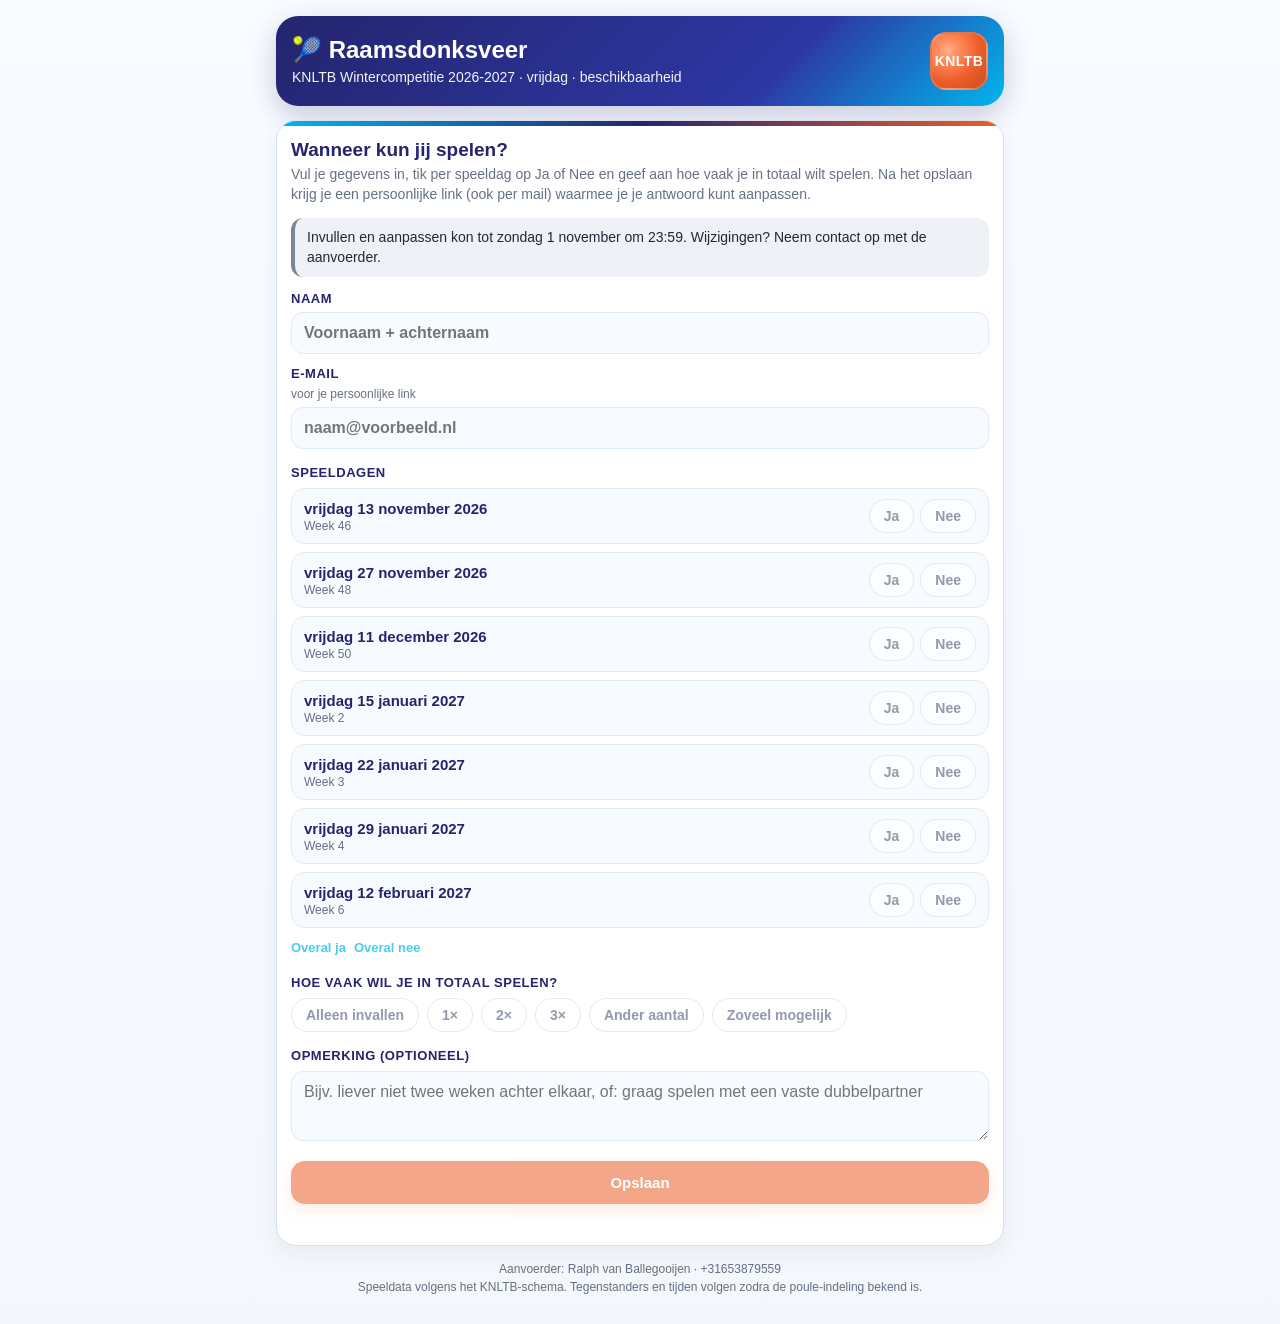
<file: index.html>
<!doctype html>
<html lang="nl">
<head>
<meta charset="utf-8">
<meta name="viewport" content="width=device-width, initial-scale=1">
<title>Wintercompetitie Beschikbaarheid</title>
<link rel="stylesheet" href="style.css">
</head>
<body>
<div class="wrap">
  <header class="hero">
    <div>
      <h1>🎾 Raamsdonksveer</h1>
      <p>KNLTB Wintercompetitie 2026-2027 · vrijdag · beschikbaarheid</p>
    </div>
    <div class="knltb-mark" aria-label="KNLTB">KNLTB</div>
  </header>

  <section class="card" id="form-card">
    <div class="card-accent"></div>
    <h2 class="card-title">Wanneer kun jij spelen?</h2>
    <p class="card-sub">Vul je gegevens in, tik per speeldag op Ja of Nee en geef aan hoe vaak je in totaal wilt spelen. Na het opslaan krijg je een persoonlijke link (ook per mail) waarmee je je antwoord kunt aanpassen.</p>
    <div class="banner" id="banner"></div>

    <form id="form" autocomplete="on">
      <fieldset id="fs">
        <div class="fields">
          <label class="field" for="name">Naam
            <input type="text" id="name" name="name" placeholder="Voornaam + achternaam" maxlength="40" required>
          </label>
          <label class="field" for="email">E-mail <span class="field-hint">voor je persoonlijke link</span>
            <input type="email" id="email" name="email" placeholder="naam@voorbeeld.nl" maxlength="80" required>
          </label>
        </div>

        <div class="section-title">Speeldagen</div>
        <div class="date-list" id="date-list"></div>
        <div class="bulk">
          <button type="button" class="link-btn" id="all-yes">Overal ja</button>
          <button type="button" class="link-btn" id="all-no">Overal nee</button>
        </div>

        <div class="section-title">Hoe vaak wil je in totaal spelen?</div>
        <div class="wish" id="wish" role="group" aria-label="Aantal keer spelen"></div>
        <div class="other-n" id="other-wrap" hidden>
          <label for="other-n">Aantal keer:</label>
          <input type="number" id="other-n" min="1" max="7" value="4">
        </div>

        <label class="section-title" for="note" style="display:block">Opmerking (optioneel)</label>
        <textarea id="note" maxlength="300" placeholder="Bijv. liever niet twee weken achter elkaar, of: graag spelen met een vaste dubbelpartner"></textarea>

        <div class="actions">
          <button type="submit" class="btn btn-save btn-full" id="save">Opslaan</button>
        </div>
      </fieldset>
      <div class="status" id="status" role="status"></div>

      <div class="link-card" id="link-card" hidden>
        <strong>Opgeslagen ✔</strong>
        <p id="link-text">Met deze persoonlijke link kun je je antwoord aanpassen.</p>
        <div class="link-row">
          <input type="text" id="my-link" readonly aria-label="Persoonlijke link">
          <button type="button" class="small-btn" id="copy-link">Kopieer</button>
        </div>
      </div>

      <div class="note" id="resend-box" hidden>
        Er staat al een antwoord op deze naam. Open je persoonlijke link uit de mail, of
        <button type="button" class="link-btn" id="resend">stuur mijn link opnieuw</button>.
      </div>
    </form>
  </section>

  <div class="footer-note" id="footer"></div>
</div>

<script src="config.js"></script>
<script>
const WISHES = [
  { v: "inval", label: "Alleen invallen" },
  { v: "1", label: "1×" }, { v: "2", label: "2×" }, { v: "3", label: "3×" },
  { v: "anders", label: "Ander aantal" },
  { v: "max", label: "Zoveel mogelijk" },
];
let state = { avail: {}, wish: "", other: 4 };
let token = new URLSearchParams(location.search).get("t");
try { if (!token) token = localStorage.getItem("wc-token"); } catch {}

$("footer").innerHTML = `Aanvoerder: ${CONFIG.CAPTAIN}<br>Speeldata volgens het KNLTB-schema. Tegenstanders en tijden volgen zodra de poule-indeling bekend is.`;

function renderForm() {
  $("date-list").innerHTML = "";
  CONFIG.DATES.forEach(d => {
    const v = state.avail[d.iso];
    const row = document.createElement("div");
    row.className = "date-row";
    row.innerHTML = `<div class="d"><strong>${fmtLong(d.iso)}</strong><span>Week ${d.week}</span></div>
      <div class="seg" role="group" aria-label="${fmtLong(d.iso)}">
        <button type="button" class="ja" aria-pressed="${v === true}">Ja</button>
        <button type="button" class="nee" aria-pressed="${v === false}">Nee</button>
      </div>`;
    const [ja, nee] = row.querySelectorAll("button");
    ja.onclick = () => { state.avail[d.iso] = true; renderForm(); };
    nee.onclick = () => { state.avail[d.iso] = false; renderForm(); };
    $("date-list").appendChild(row);
  });
  $("wish").innerHTML = "";
  WISHES.forEach(w => {
    const b = document.createElement("button");
    b.type = "button"; b.textContent = w.label;
    b.setAttribute("aria-pressed", state.wish === w.v);
    b.onclick = () => { state.wish = w.v; renderForm(); };
    $("wish").appendChild(b);
  });
  $("other-wrap").hidden = state.wish !== "anders";
}
$("all-yes").onclick = () => { CONFIG.DATES.forEach(d => state.avail[d.iso] = true); renderForm(); };
$("all-no").onclick = () => { CONFIG.DATES.forEach(d => state.avail[d.iso] = false); renderForm(); };
$("other-n").oninput = e => { state.other = Math.max(1, Math.min(7, parseInt(e.target.value) || 1)); };

function setStatus(msg, cls) { $("status").textContent = msg; $("status").className = "status " + (cls || ""); }
function setBanner(html, locked) { $("banner").innerHTML = html; $("banner").className = "banner" + (locked ? " locked" : ""); }
function myLink(t) { return location.origin + location.pathname + "?t=" + encodeURIComponent(t); }

function fill(r) {
  $("name").value = r.name || "";
  $("email").value = r.email || "";
  state.avail = { ...(r.avail || {}) };
  state.wish = r.wish || "";
  state.other = r.wishN || 4;
  $("other-n").value = state.other;
  $("note").value = r.note || "";
  renderForm();
}

function validate() {
  if (!$("name").value.trim()) return "Vul je naam in.";
  if (!$("email").checkValidity() || !$("email").value.trim()) return "Vul een geldig e-mailadres in.";
  const missing = CONFIG.DATES.filter(d => typeof state.avail[d.iso] !== "boolean").length;
  if (missing) return `Kies nog Ja of Nee bij ${missing} speeldag${missing > 1 ? "en" : ""}.`;
  if (!state.wish) return "Geef aan hoe vaak je in totaal wilt spelen.";
  return null;
}

$("form").addEventListener("submit", async e => {
  e.preventDefault();
  if (isClosed()) return setStatus("De deadline is verstreken. Neem contact op met de aanvoerder.", "err");
  const err = validate();
  if (err) return setStatus(err, "err");
  $("resend-box").hidden = true;
  $("save").disabled = true; setStatus("Bezig met opslaan…", "");
  try {
    const res = await api({
      action: "save", token,
      name: $("name").value.trim(), email: $("email").value.trim(),
      avail: state.avail, wish: state.wish,
      wishN: state.wish === "anders" ? state.other : null,
      note: $("note").value.trim(),
      pageUrl: location.origin + location.pathname,
    });
    token = res.token;
    try { localStorage.setItem("wc-token", token); } catch {}
    history.replaceState(null, "", "?t=" + encodeURIComponent(token));
    $("my-link").value = myLink(token);
    $("link-text").textContent = res.mailed
      ? `Bewaar deze link: hiermee pas je je antwoord aan tot ${fmtDeadline()}. We hebben hem ook gemaild naar ${$("email").value.trim()}.`
      : `Bewaar deze link: hiermee pas je je antwoord aan tot ${fmtDeadline()}.`;
    $("link-card").hidden = false;
    setStatus("", "");
    setBanner(`Je past je eigen antwoord aan. Dat kan tot <strong>${fmtDeadline()}</strong>.`);
  } catch (x) {
    if (x.message === "name_taken") { $("resend-box").hidden = false; setStatus("", ""); }
    else setStatus("Opslaan is niet gelukt: " + x.message, "err");
  } finally { $("save").disabled = false; }
});

$("banner").addEventListener("click", e => {
  if (e.target.id !== "not-me") return;
  token = null;
  try { localStorage.removeItem("wc-token"); } catch {}
  history.replaceState(null, "", location.pathname);
  fill({}); $("link-card").hidden = true;
  setBanner(`Invullen en aanpassen kan tot <strong>${fmtDeadline()}</strong>.`);
});

$("copy-link").onclick = async () => {
  try { await navigator.clipboard.writeText($("my-link").value); $("copy-link").textContent = "Gekopieerd"; }
  catch { $("my-link").select(); }
};

$("resend").onclick = async () => {
  try {
    await api({ action: "resend", name: $("name").value.trim(), pageUrl: location.origin + location.pathname });
    $("resend-box").textContent = "Als er een e-mailadres bij deze naam hoort, is de link opnieuw verstuurd. Kijk ook in je spam.";
  } catch (x) { setStatus("Versturen is niet gelukt: " + x.message, "err"); }
};

async function init() {
  renderForm();
  const closed = isClosed();
  setBanner(closed
    ? `Invullen en aanpassen kon tot ${fmtDeadline()}. Wijzigingen? Neem contact op met de aanvoerder.`
    : `Invullen en aanpassen kan tot <strong>${fmtDeadline()}</strong>.`, closed);
  if (closed) $("fs").disabled = true;
  if (!token) return;
  setStatus("Je antwoord wordt geladen…", "");
  try {
    const res = await api({ action: "get", token });
    fill(res.record);
    setStatus("", "");
    if (!closed) setBanner(`Je past het antwoord van <strong>${esc(res.record.name)}</strong> aan. Dat kan tot <strong>${fmtDeadline()}</strong>. <button type="button" class="link-btn" id="not-me">Niet jij? Begin opnieuw</button>`);
  } catch {
    token = null;
    try { localStorage.removeItem("wc-token"); } catch {}
    setStatus("Deze persoonlijke link is niet (meer) geldig. Vul het formulier opnieuw in.", "err");
  }
}
init();
</script>
</body>
</html>
</file>
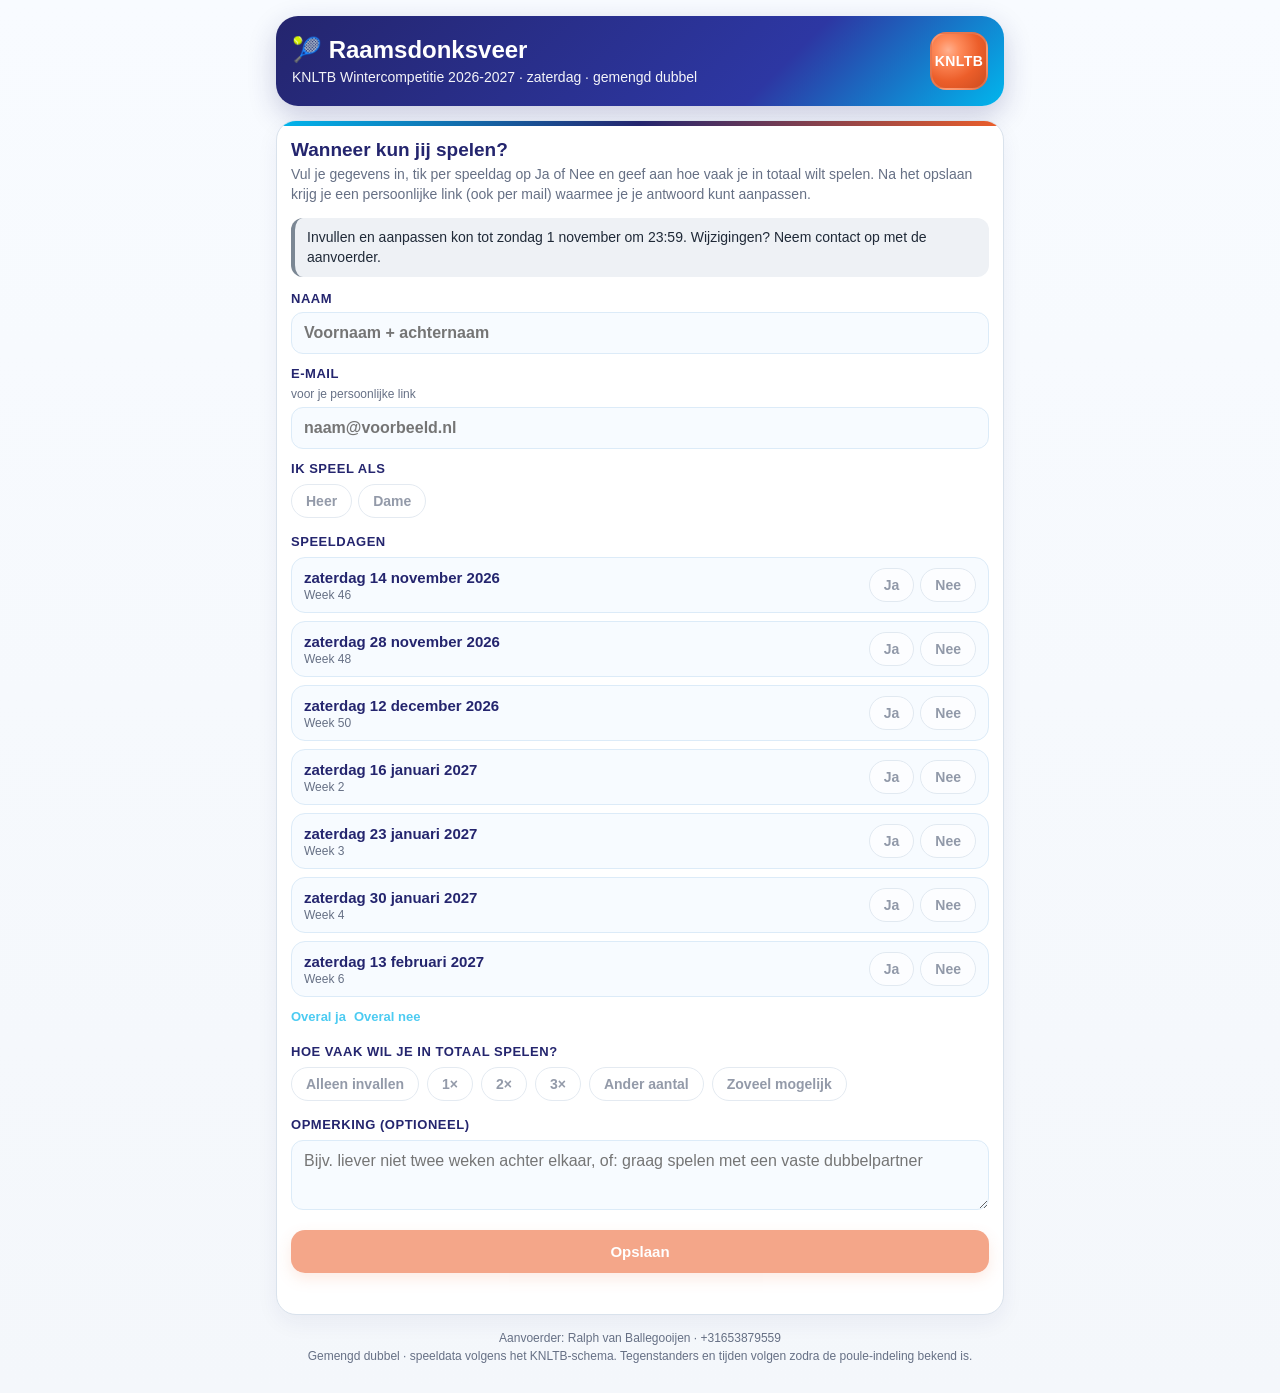
<file: zaterdag/index.html>
<!doctype html>
<html lang="nl">
<head>
<meta charset="utf-8">
<meta name="viewport" content="width=device-width, initial-scale=1">
<title>Wintercompetitie Beschikbaarheid</title>
<link rel="stylesheet" href="style.css">
</head>
<body>
<div class="wrap">
  <header class="hero">
    <div>
      <h1>🎾 Raamsdonksveer</h1>
      <p>KNLTB Wintercompetitie 2026-2027 · zaterdag · gemengd dubbel</p>
    </div>
    <div class="knltb-mark" aria-label="KNLTB">KNLTB</div>
  </header>

  <section class="card" id="form-card">
    <div class="card-accent"></div>
    <h2 class="card-title">Wanneer kun jij spelen?</h2>
    <p class="card-sub">Vul je gegevens in, tik per speeldag op Ja of Nee en geef aan hoe vaak je in totaal wilt spelen. Na het opslaan krijg je een persoonlijke link (ook per mail) waarmee je je antwoord kunt aanpassen.</p>
    <div class="banner" id="banner"></div>

    <form id="form" autocomplete="on">
      <fieldset id="fs">
        <div class="fields">
          <label class="field" for="name">Naam
            <input type="text" id="name" name="name" placeholder="Voornaam + achternaam" maxlength="40" required>
          </label>
          <label class="field" for="email">E-mail <span class="field-hint">voor je persoonlijke link</span>
            <input type="email" id="email" name="email" placeholder="naam@voorbeeld.nl" maxlength="80" required>
          </label>
          <div class="field" role="group" aria-labelledby="g-label"><span id="g-label">Ik speel als</span>
            <div class="seg" id="gender">
              <button type="button" data-g="H" aria-pressed="false">Heer</button>
              <button type="button" data-g="D" aria-pressed="false">Dame</button>
            </div>
          </div>
        </div>

        <div class="section-title">Speeldagen</div>
        <div class="date-list" id="date-list"></div>
        <div class="bulk">
          <button type="button" class="link-btn" id="all-yes">Overal ja</button>
          <button type="button" class="link-btn" id="all-no">Overal nee</button>
        </div>

        <div class="section-title">Hoe vaak wil je in totaal spelen?</div>
        <div class="wish" id="wish" role="group" aria-label="Aantal keer spelen"></div>
        <div class="other-n" id="other-wrap" hidden>
          <label for="other-n">Aantal keer:</label>
          <input type="number" id="other-n" min="1" max="7" value="4">
        </div>

        <label class="section-title" for="note" style="display:block">Opmerking (optioneel)</label>
        <textarea id="note" maxlength="300" placeholder="Bijv. liever niet twee weken achter elkaar, of: graag spelen met een vaste dubbelpartner"></textarea>

        <div class="actions">
          <button type="submit" class="btn btn-save btn-full" id="save">Opslaan</button>
        </div>
      </fieldset>
      <div class="status" id="status" role="status"></div>

      <div class="link-card" id="link-card" hidden>
        <strong>Opgeslagen ✔</strong>
        <p id="link-text">Met deze persoonlijke link kun je je antwoord aanpassen.</p>
        <div class="link-row">
          <input type="text" id="my-link" readonly aria-label="Persoonlijke link">
          <button type="button" class="small-btn" id="copy-link">Kopieer</button>
        </div>
      </div>

      <div class="note" id="resend-box" hidden>
        Er staat al een antwoord op deze naam. Open je persoonlijke link uit de mail, of
        <button type="button" class="link-btn" id="resend">stuur mijn link opnieuw</button>.
      </div>
    </form>
  </section>

  <div class="footer-note" id="footer"></div>
</div>

<script src="config.js"></script>
<script>
const WISHES = [
  { v: "inval", label: "Alleen invallen" },
  { v: "1", label: "1×" }, { v: "2", label: "2×" }, { v: "3", label: "3×" },
  { v: "anders", label: "Ander aantal" },
  { v: "max", label: "Zoveel mogelijk" },
];
let state = { avail: {}, wish: "", other: 4, gender: "" };
let token = new URLSearchParams(location.search).get("t");
try { if (!token) token = localStorage.getItem("wc-token-za"); } catch {}

$("footer").innerHTML = `Aanvoerder: ${CONFIG.CAPTAIN}<br>Gemengd dubbel · speeldata volgens het KNLTB-schema. Tegenstanders en tijden volgen zodra de poule-indeling bekend is.`;

function renderForm() {
  $("date-list").innerHTML = "";
  CONFIG.DATES.forEach(d => {
    const v = state.avail[d.iso];
    const row = document.createElement("div");
    row.className = "date-row";
    row.innerHTML = `<div class="d"><strong>${fmtLong(d.iso)}</strong><span>Week ${d.week}</span></div>
      <div class="seg" role="group" aria-label="${fmtLong(d.iso)}">
        <button type="button" class="ja" aria-pressed="${v === true}">Ja</button>
        <button type="button" class="nee" aria-pressed="${v === false}">Nee</button>
      </div>`;
    const [ja, nee] = row.querySelectorAll("button");
    ja.onclick = () => { state.avail[d.iso] = true; renderForm(); };
    nee.onclick = () => { state.avail[d.iso] = false; renderForm(); };
    $("date-list").appendChild(row);
  });
  $("wish").innerHTML = "";
  WISHES.forEach(w => {
    const b = document.createElement("button");
    b.type = "button"; b.textContent = w.label;
    b.setAttribute("aria-pressed", state.wish === w.v);
    b.onclick = () => { state.wish = w.v; renderForm(); };
    $("wish").appendChild(b);
  });
  $("other-wrap").hidden = state.wish !== "anders";
  document.querySelectorAll("#gender button").forEach(b => b.setAttribute("aria-pressed", state.gender === b.dataset.g));
}
document.querySelectorAll("#gender button").forEach(b => b.onclick = () => { state.gender = b.dataset.g; renderForm(); });
$("all-yes").onclick = () => { CONFIG.DATES.forEach(d => state.avail[d.iso] = true); renderForm(); };
$("all-no").onclick = () => { CONFIG.DATES.forEach(d => state.avail[d.iso] = false); renderForm(); };
$("other-n").oninput = e => { state.other = Math.max(1, Math.min(7, parseInt(e.target.value) || 1)); };

function setStatus(msg, cls) { $("status").textContent = msg; $("status").className = "status " + (cls || ""); }
function setBanner(html, locked) { $("banner").innerHTML = html; $("banner").className = "banner" + (locked ? " locked" : ""); }
function myLink(t) { return location.origin + location.pathname + "?t=" + encodeURIComponent(t); }

function fill(r) {
  $("name").value = r.name || "";
  $("email").value = r.email || "";
  state.avail = { ...(r.avail || {}) };
  state.wish = r.wish || "";
  state.gender = r.gender || "";
  state.other = r.wishN || 4;
  $("other-n").value = state.other;
  $("note").value = r.note || "";
  renderForm();
}

function validate() {
  if (!$("name").value.trim()) return "Vul je naam in.";
  if (!$("email").checkValidity() || !$("email").value.trim()) return "Vul een geldig e-mailadres in.";
  if (!state.gender) return "Kies of je als heer of dame speelt.";
  const missing = CONFIG.DATES.filter(d => typeof state.avail[d.iso] !== "boolean").length;
  if (missing) return `Kies nog Ja of Nee bij ${missing} speeldag${missing > 1 ? "en" : ""}.`;
  if (!state.wish) return "Geef aan hoe vaak je in totaal wilt spelen.";
  return null;
}

$("form").addEventListener("submit", async e => {
  e.preventDefault();
  if (isClosed()) return setStatus("De deadline is verstreken. Neem contact op met de aanvoerder.", "err");
  const err = validate();
  if (err) return setStatus(err, "err");
  $("resend-box").hidden = true;
  $("save").disabled = true; setStatus("Bezig met opslaan…", "");
  try {
    const res = await api({
      action: "save", token,
      name: $("name").value.trim(), email: $("email").value.trim(),
      avail: state.avail, wish: state.wish, gender: state.gender,
      wishN: state.wish === "anders" ? state.other : null,
      note: $("note").value.trim(),
      pageUrl: location.origin + location.pathname,
    });
    token = res.token;
    try { localStorage.setItem("wc-token-za", token); } catch {}
    history.replaceState(null, "", "?t=" + encodeURIComponent(token));
    $("my-link").value = myLink(token);
    $("link-text").textContent = res.mailed
      ? `Bewaar deze link: hiermee pas je je antwoord aan tot ${fmtDeadline()}. We hebben hem ook gemaild naar ${$("email").value.trim()}.`
      : `Bewaar deze link: hiermee pas je je antwoord aan tot ${fmtDeadline()}.`;
    $("link-card").hidden = false;
    setStatus("", "");
    setBanner(`Je past je eigen antwoord aan. Dat kan tot <strong>${fmtDeadline()}</strong>.`);
  } catch (x) {
    if (x.message === "name_taken") { $("resend-box").hidden = false; setStatus("", ""); }
    else setStatus("Opslaan is niet gelukt: " + x.message, "err");
  } finally { $("save").disabled = false; }
});

$("banner").addEventListener("click", e => {
  if (e.target.id !== "not-me") return;
  token = null;
  try { localStorage.removeItem("wc-token-za"); } catch {}
  history.replaceState(null, "", location.pathname);
  fill({}); $("link-card").hidden = true;
  setBanner(`Invullen en aanpassen kan tot <strong>${fmtDeadline()}</strong>.`);
});

$("copy-link").onclick = async () => {
  try { await navigator.clipboard.writeText($("my-link").value); $("copy-link").textContent = "Gekopieerd"; }
  catch { $("my-link").select(); }
};

$("resend").onclick = async () => {
  try {
    await api({ action: "resend", name: $("name").value.trim(), pageUrl: location.origin + location.pathname });
    $("resend-box").textContent = "Als er een e-mailadres bij deze naam hoort, is de link opnieuw verstuurd. Kijk ook in je spam.";
  } catch (x) { setStatus("Versturen is niet gelukt: " + x.message, "err"); }
};

async function init() {
  renderForm();
  const closed = isClosed();
  setBanner(closed
    ? `Invullen en aanpassen kon tot ${fmtDeadline()}. Wijzigingen? Neem contact op met de aanvoerder.`
    : `Invullen en aanpassen kan tot <strong>${fmtDeadline()}</strong>.`, closed);
  if (closed) $("fs").disabled = true;
  if (!token) return;
  setStatus("Je antwoord wordt geladen…", "");
  try {
    const res = await api({ action: "get", token });
    fill(res.record);
    setStatus("", "");
    if (!closed) setBanner(`Je past het antwoord van <strong>${esc(res.record.name)}</strong> aan. Dat kan tot <strong>${fmtDeadline()}</strong>. <button type="button" class="link-btn" id="not-me">Niet jij? Begin opnieuw</button>`);
  } catch {
    token = null;
    try { localStorage.removeItem("wc-token-za"); } catch {}
    setStatus("Deze persoonlijke link is niet (meer) geldig. Vul het formulier opnieuw in.", "err");
  }
}
init();
</script>
</body>
</html>
</file>
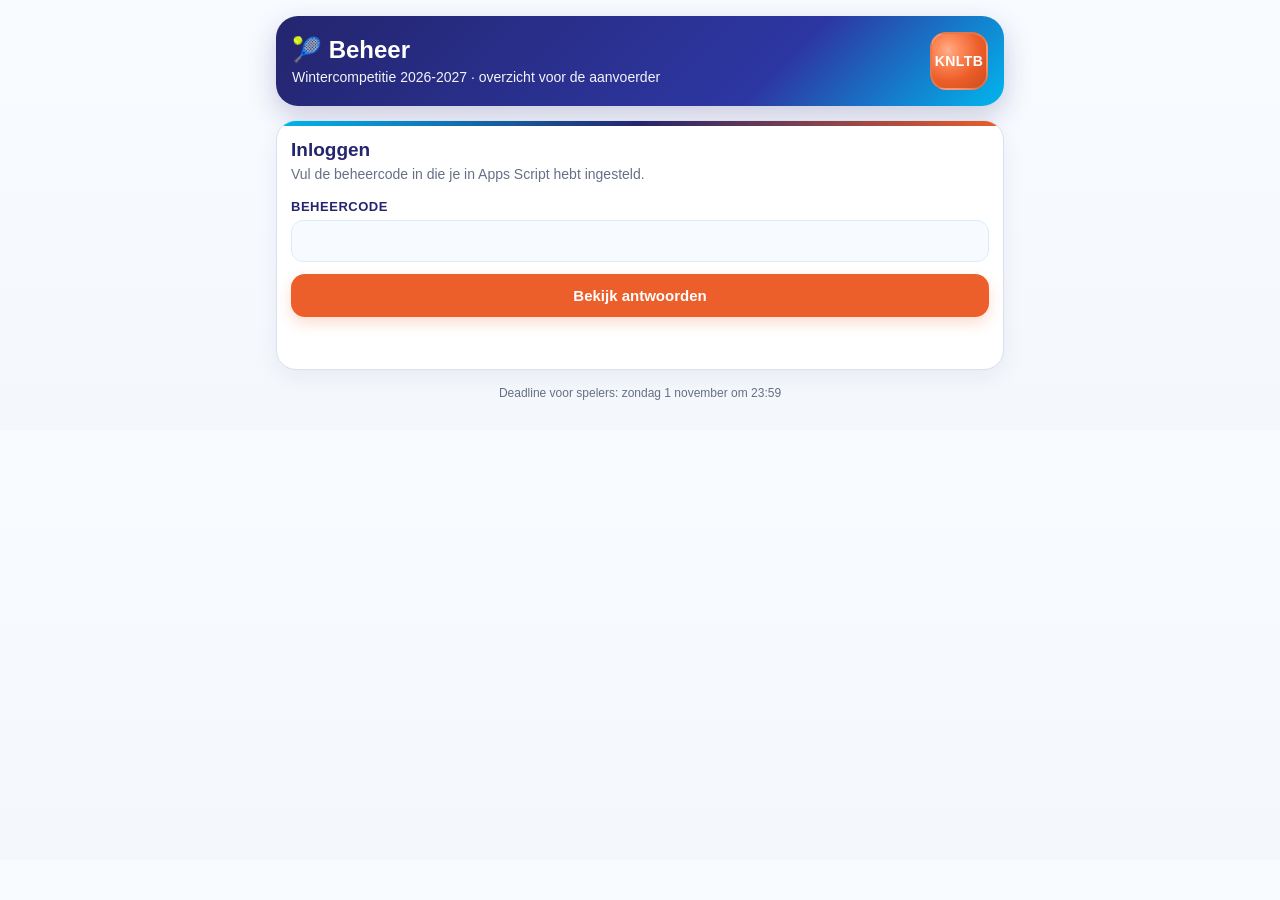
<file: beheer.html>
<!doctype html>
<html lang="nl">
<head>
<meta charset="utf-8">
<meta name="viewport" content="width=device-width, initial-scale=1">
<meta name="robots" content="noindex">
<title>Wintercompetitie Beheer</title>
<link rel="stylesheet" href="style.css">
</head>
<body>
<div class="wrap">
  <header class="hero">
    <div>
      <h1>🎾 Beheer</h1>
      <p>Wintercompetitie 2026-2027 · overzicht voor de aanvoerder</p>
    </div>
    <div class="knltb-mark" aria-label="KNLTB">KNLTB</div>
  </header>

  <section class="card" id="login-card">
    <div class="card-accent"></div>
    <h2 class="card-title">Inloggen</h2>
    <p class="card-sub">Vul de beheercode in die je in Apps Script hebt ingesteld.</p>
    <form id="login" class="fields">
      <label class="field" for="key">Beheercode
        <input type="password" id="key" autocomplete="current-password" required>
      </label>
      <button type="submit" class="btn btn-save">Bekijk antwoorden</button>
      <div class="status" id="login-status" role="status"></div>
    </form>
  </section>

  <div id="admin" hidden>
    <div class="section-heading">Overzicht per speeldag</div>
    <section class="card">
      <div class="card-accent"></div>
      <p class="card-sub" id="summary-line"></p>
      <div class="days" id="days"></div>
      <div class="actions">
        <button type="button" class="btn btn-copy" id="refresh">Vernieuwen</button>
        <button type="button" class="btn btn-save" id="logout">Uitloggen</button>
      </div>
    </section>

    <div class="section-heading">Spelers</div>
    <section class="card">
      <div class="card-accent"></div>
      <div class="table-wrap">
        <table>
          <thead><tr><th>Naam</th><th>Wil spelen</th><th class="num">Kan</th><th></th></tr></thead>
          <tbody id="players"></tbody>
        </table>
      </div>
      <p class="card-sub" style="margin:12px 0 0">Een antwoord van iemand die via WhatsApp reageert? Vul het zelf in op de invulpagina met zijn naam en jouw e-mailadres, of pas het direct aan in de Google Sheet.</p>
    </section>
  </div>

  <div class="footer-note" id="footer"></div>
</div>

<script src="config.js"></script>
<script>
let key = "";
try { key = localStorage.getItem("wc-admin") || ""; } catch {}
$("footer").textContent = `Deadline voor spelers: ${fmtDeadline()}`;

async function load() {
  $("login-status").textContent = "Bezig met laden…";
  try {
    const res = await api({ action: "admin", key });
    try { localStorage.setItem("wc-admin", key); } catch {}
    $("login-card").hidden = true; $("admin").hidden = false;
    render(res.records);
  } catch (x) {
    $("login-card").hidden = false; $("admin").hidden = true;
    $("login-status").textContent = x.message === "forbidden" ? "Onjuiste beheercode." : "Laden mislukt: " + x.message;
    $("login-status").className = "status err";
  }
}

function render(list) {
  const n = list.length;
  $("summary-line").textContent = n
    ? `${n} speler${n > 1 ? "s hebben" : " heeft"} ingevuld. Groen = genoeg spelers (${CONFIG.NEEDED}+), oranje = te weinig.`
    : "Nog geen antwoorden.";
  $("days").innerHTML = "";
  CONFIG.DATES.forEach(d => {
    const yes = list.filter(r => r.avail?.[d.iso] === true);
    const no = list.filter(r => r.avail?.[d.iso] === false);
    const el = document.createElement("div");
    el.className = "day";
    el.innerHTML = `<div class="day-top"><div class="day-date">${fmtLong(d.iso)}<small>Week ${d.week}</small></div>
      <span class="count ${yes.length >= CONFIG.NEEDED ? "ok" : "low"}">${yes.length} kunnen</span></div>
      <div class="chips">${
        yes.map(r => `<span class="chip${r.wish === "inval" ? " inval" : ""}">${esc(r.name)}${r.wish === "inval" ? " (inval)" : ""}</span>`).join("") +
        no.map(r => `<span class="chip no">${esc(r.name)}</span>`).join("") ||
        `<span class="empty">Nog geen antwoorden</span>`
      }</div>`;
    $("days").appendChild(el);
  });

  const pageUrl = new URL("index.html", location.href).href;
  $("players").innerHTML = n ? "" : `<tr><td colspan="4" class="empty">Nog niemand heeft ingevuld.</td></tr>`;
  [...list].sort((a, b) => a.name.localeCompare(b.name, "nl")).forEach(r => {
    const can = CONFIG.DATES.filter(d => r.avail?.[d.iso] === true).length;
    const pill = r.wish === "inval" ? " inval" : r.wish === "max" ? " max" : "";
    const tr = document.createElement("tr");
    tr.innerHTML = `<td>${esc(r.name)}${r.note ? `<div class="small" style="font-size:12px;color:var(--muted);margin-top:2px">${esc(r.note)}</div>` : ""}
        <div style="font-size:12px;color:var(--muted)">${esc(r.email)}</div></td>
      <td><span class="pill${pill}">${esc(wishText(r))}</span></td>
      <td class="num">${can}/${CONFIG.DATES.length}</td>
      <td><button type="button" class="row-edit">Link</button></td>`;
    tr.querySelector("button").onclick = async e => {
      const link = pageUrl + "?t=" + encodeURIComponent(r.token);
      try { await navigator.clipboard.writeText(link); e.target.textContent = "Gekopieerd"; }
      catch { e.target.replaceWith(Object.assign(document.createElement("input"), { value: link, readOnly: true })); }
    };
    $("players").appendChild(tr);
  });
}

$("login").addEventListener("submit", e => { e.preventDefault(); key = $("key").value.trim(); load(); });
$("refresh").onclick = load;
$("logout").onclick = () => { try { localStorage.removeItem("wc-admin"); } catch {} key = ""; $("key").value = ""; $("admin").hidden = true; $("login-card").hidden = false; $("login-status").textContent = ""; };
if (key) load();
</script>
</body>
</html>
</file>
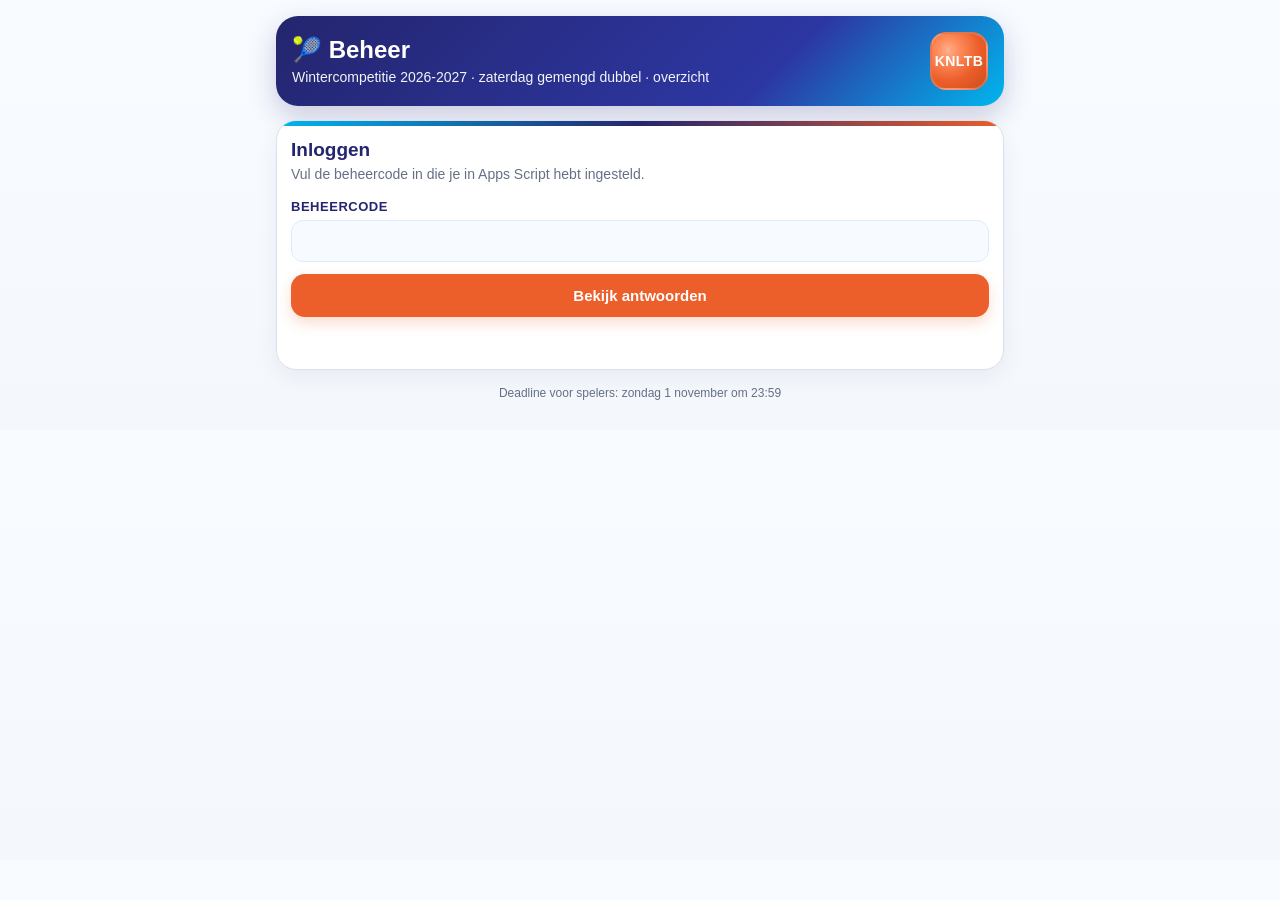
<file: zaterdag/beheer.html>
<!doctype html>
<html lang="nl">
<head>
<meta charset="utf-8">
<meta name="viewport" content="width=device-width, initial-scale=1">
<meta name="robots" content="noindex">
<title>Wintercompetitie Beheer</title>
<link rel="stylesheet" href="style.css">
</head>
<body>
<div class="wrap">
  <header class="hero">
    <div>
      <h1>🎾 Beheer</h1>
      <p>Wintercompetitie 2026-2027 · zaterdag gemengd dubbel · overzicht</p>
    </div>
    <div class="knltb-mark" aria-label="KNLTB">KNLTB</div>
  </header>

  <section class="card" id="login-card">
    <div class="card-accent"></div>
    <h2 class="card-title">Inloggen</h2>
    <p class="card-sub">Vul de beheercode in die je in Apps Script hebt ingesteld.</p>
    <form id="login" class="fields">
      <label class="field" for="key">Beheercode
        <input type="password" id="key" autocomplete="current-password" required>
      </label>
      <button type="submit" class="btn btn-save">Bekijk antwoorden</button>
      <div class="status" id="login-status" role="status"></div>
    </form>
  </section>

  <div id="admin" hidden>
    <div class="section-heading">Overzicht per speeldag</div>
    <section class="card">
      <div class="card-accent"></div>
      <p class="card-sub" id="summary-line"></p>
      <div class="days" id="days"></div>
      <div class="actions">
        <button type="button" class="btn btn-copy" id="refresh">Vernieuwen</button>
        <button type="button" class="btn btn-save" id="logout">Uitloggen</button>
      </div>
    </section>

    <div class="section-heading">Spelers</div>
    <section class="card">
      <div class="card-accent"></div>
      <div class="table-wrap">
        <table>
          <thead><tr><th>Naam</th><th>H/D</th><th>Wil spelen</th><th class="num">Kan</th><th></th></tr></thead>
          <tbody id="players"></tbody>
        </table>
      </div>
      <p class="card-sub" style="margin:12px 0 0">Een antwoord van iemand die via WhatsApp reageert? Vul het zelf in op de invulpagina met zijn naam en jouw e-mailadres, of pas het direct aan in de Google Sheet.</p>
    </section>
  </div>

  <div class="footer-note" id="footer"></div>
</div>

<script src="config.js"></script>
<script>
let key = "";
try { key = localStorage.getItem("wc-admin-za") || ""; } catch {}
$("footer").textContent = `Deadline voor spelers: ${fmtDeadline()}`;

async function load() {
  $("login-status").textContent = "Bezig met laden…";
  try {
    const res = await api({ action: "admin", key });
    try { localStorage.setItem("wc-admin-za", key); } catch {}
    $("login-card").hidden = true; $("admin").hidden = false;
    render(res.records);
  } catch (x) {
    $("login-card").hidden = false; $("admin").hidden = true;
    $("login-status").textContent = x.message === "forbidden" ? "Onjuiste beheercode." : "Laden mislukt: " + x.message;
    $("login-status").className = "status err";
  }
}

const hCount = l => l.filter(r => r.gender === "H").length;
const dCount = l => l.filter(r => r.gender === "D").length;
function render(list) {
  const n = list.length;
  $("summary-line").textContent = n
    ? `${n} speler${n > 1 ? "s hebben" : " heeft"} ingevuld. Groen = genoeg spelers (${CONFIG.NEEDED_H} heren + ${CONFIG.NEEDED_D} dames), oranje = te weinig.`
    : "Nog geen antwoorden.";
  $("days").innerHTML = "";
  CONFIG.DATES.forEach(d => {
    const yes = list.filter(r => r.avail?.[d.iso] === true);
    const no = list.filter(r => r.avail?.[d.iso] === false);
    const el = document.createElement("div");
    el.className = "day";
    el.innerHTML = `<div class="day-top"><div class="day-date">${fmtLong(d.iso)}<small>Week ${d.week}</small></div>
      <span class="count ${hCount(yes) >= CONFIG.NEEDED_H && dCount(yes) >= CONFIG.NEEDED_D ? "ok" : "low"}">${hCount(yes)} H · ${dCount(yes)} D</span></div>
      <div class="chips">${
        [...yes].sort((a, b) => (a.gender || "").localeCompare(b.gender || "")).map(r => `<span class="chip${r.wish === "inval" ? " inval" : ""}">${r.gender ? r.gender + " · " : ""}${esc(r.name)}${r.wish === "inval" ? " (inval)" : ""}</span>`).join("") +
        no.map(r => `<span class="chip no">${esc(r.name)}</span>`).join("") ||
        `<span class="empty">Nog geen antwoorden</span>`
      }</div>`;
    $("days").appendChild(el);
  });

  const pageUrl = new URL("index.html", location.href).href;
  $("players").innerHTML = n ? "" : `<tr><td colspan="5" class="empty">Nog niemand heeft ingevuld.</td></tr>`;
  [...list].sort((a, b) => a.name.localeCompare(b.name, "nl")).forEach(r => {
    const can = CONFIG.DATES.filter(d => r.avail?.[d.iso] === true).length;
    const pill = r.wish === "inval" ? " inval" : r.wish === "max" ? " max" : "";
    const tr = document.createElement("tr");
    tr.innerHTML = `<td>${esc(r.name)}${r.note ? `<div class="small" style="font-size:12px;color:var(--muted);margin-top:2px">${esc(r.note)}</div>` : ""}
        <div style="font-size:12px;color:var(--muted)">${esc(r.email)}</div></td>
      <td>${esc(r.gender || "–")}</td>
      <td><span class="pill${pill}">${esc(wishText(r))}</span></td>
      <td class="num">${can}/${CONFIG.DATES.length}</td>
      <td><button type="button" class="row-edit">Link</button></td>`;
    tr.querySelector("button").onclick = async e => {
      const link = pageUrl + "?t=" + encodeURIComponent(r.token);
      try { await navigator.clipboard.writeText(link); e.target.textContent = "Gekopieerd"; }
      catch { e.target.replaceWith(Object.assign(document.createElement("input"), { value: link, readOnly: true })); }
    };
    $("players").appendChild(tr);
  });
}

$("login").addEventListener("submit", e => { e.preventDefault(); key = $("key").value.trim(); load(); });
$("refresh").onclick = load;
$("logout").onclick = () => { try { localStorage.removeItem("wc-admin-za"); } catch {} key = ""; $("key").value = ""; $("admin").hidden = true; $("login-card").hidden = false; $("login-status").textContent = ""; };
if (key) load();
</script>
</body>
</html>
</file>
<file: style.css>
/* Layout: smalle mobiele kolom zoals het wedstrijdoverzicht — hero, invulkaart, overzicht per speeldag, spelerslijst */
  :root {
    --club-light: #01b6ed;
    --club-dark: #24256e;
    --knltb: #ec5e2a;
    --bg: #f4f7fb;
    --bg-top: #f8fbff;
    --card: #ffffff;
    --soft: #f7fbff;
    --soft-line: #dcebf8;
    --text: #1f2937;
    --strong: #111827;
    --heading: #24256e;
    --muted: #667085;
    --line: #d9e2ec;
    --chip-bg: #f2f9fd;
    --chip-line: rgba(1,182,237,.28);
    --no-bg: #eef1f5;
    --no-text: #7b8794;
    --yes: #0f8a5f;
    --yes-bg: rgba(15,138,95,.12);
    --warn-bg: #fff1eb;
    --warn-text: #a23d18;
    --on-accent: #ffffff;
    --shadow: rgba(36,37,110,.06);
  }
  @media (prefers-color-scheme: dark) { :root:not([data-theme="light"]) {
    --bg: #0f1226; --bg-top: #12163a; --card: #181c3a; --soft: #1e2347; --soft-line: #2c3263;
    --text: #e3e7f2; --strong: #ffffff; --heading: #9fdcf5; --muted: #9aa3bb; --line: #2c3263;
    --chip-bg: #1d2a4d; --chip-line: rgba(1,182,237,.35); --no-bg: #22263f; --no-text: #8790a6;
    --yes: #4fd1a1; --yes-bg: rgba(79,209,161,.14); --warn-bg: #3a2219; --warn-text: #ffb08f;
    --shadow: rgba(0,0,0,.25); color-scheme: dark; } }
  :root[data-theme="dark"] {
    --bg: #0f1226; --bg-top: #12163a; --card: #181c3a; --soft: #1e2347; --soft-line: #2c3263;
    --text: #e3e7f2; --strong: #ffffff; --heading: #9fdcf5; --muted: #9aa3bb; --line: #2c3263;
    --chip-bg: #1d2a4d; --chip-line: rgba(1,182,237,.35); --no-bg: #22263f; --no-text: #8790a6;
    --yes: #4fd1a1; --yes-bg: rgba(79,209,161,.14); --warn-bg: #3a2219; --warn-text: #ffb08f;
    --shadow: rgba(0,0,0,.25); color-scheme: dark; }

  * { box-sizing: border-box; }
  body { font-family: Arial, sans-serif; background: linear-gradient(180deg, var(--bg-top) 0%, var(--bg) 100%); background-color: var(--bg); color: var(--text); }
  .wrap { max-width: 760px; margin: 0 auto; padding: 16px 16px 28px; display: grid; gap: 14px; }
  .hero {
    background: linear-gradient(135deg, var(--club-dark), #2d37a3 68%, var(--club-light));
    color: var(--on-accent); border-radius: 22px; padding: 16px;
    box-shadow: 0 10px 28px rgba(36,37,110,.22);
    display: flex; align-items: center; justify-content: space-between; gap: 14px;
  }
  .hero h1 { font-size: 24px; line-height: 1.1; margin: 0 0 5px; text-wrap: balance; }
  .hero p { margin: 0; font-size: 14px; opacity: .95; }
  .knltb-mark {
    width: 58px; height: 58px; border-radius: 16px; flex: 0 0 auto;
    background: radial-gradient(circle at 30% 30%, #ffb08f 0, #ff8d5d 20%, var(--knltb) 58%, #cc4c1f 100%);
    display: grid; place-items: center; font-weight: 700; font-size: 14px; letter-spacing: .03em;
    border: 2px solid rgba(255,255,255,.18);
  }
  .card {
    position: relative; overflow: hidden; background: var(--card); border: 1px solid var(--line);
    border-radius: 20px; padding: 18px 14px 14px; box-shadow: 0 8px 22px var(--shadow);
  }
  .card-accent { position: absolute; inset: 0 0 auto 0; height: 5px; background: linear-gradient(90deg, var(--club-light), var(--club-dark), var(--knltb)); }
  .card-title { font-size: 19px; font-weight: 700; color: var(--heading); margin: 0 0 4px; }
  .card-sub { font-size: 14px; color: var(--muted); margin: 0 0 14px; line-height: 1.4; }
  .section-title { font-size: 13px; font-weight: 700; text-transform: uppercase; color: var(--heading); margin: 16px 0 8px; letter-spacing: .04em; }
  .section-heading { margin: 6px 0 -4px; font-size: 16px; font-weight: 700; color: var(--heading); }

  label.field { display: grid; gap: 6px; font-size: 13px; font-weight: 700; color: var(--heading); text-transform: uppercase; letter-spacing: .04em; }
  input[type=text], input[type=number], textarea {
    font: inherit; font-size: 16px; color: var(--text); background: var(--soft);
    border: 1px solid var(--soft-line); border-radius: 12px; padding: 11px 12px; width: 100%;
  }
  textarea { min-height: 70px; resize: vertical; }
  input:focus-visible, textarea:focus-visible, button:focus-visible { outline: 3px solid var(--club-light); outline-offset: 2px; }

  .date-list { display: grid; gap: 8px; }
  .date-row {
    display: flex; align-items: center; justify-content: space-between; gap: 10px;
    background: var(--soft); border: 1px solid var(--soft-line); border-radius: 14px; padding: 10px 12px;
  }
  .date-row .d { display: grid; gap: 2px; min-width: 0; }
  .date-row .d strong { color: var(--heading); font-size: 15px; }
  .date-row .d span { font-size: 12px; color: var(--muted); }
  .seg { display: flex; gap: 6px; flex: 0 0 auto; }
  .seg button, .wish button {
    font: inherit; font-weight: 700; font-size: 14px; cursor: pointer; border-radius: 999px;
    padding: 8px 14px; border: 1px solid var(--line); background: var(--card); color: var(--muted);
  }
  .seg button[aria-pressed=true].ja { background: var(--yes); border-color: var(--yes); color: var(--on-accent); }
  .seg button[aria-pressed=true].nee { background: var(--no-text); border-color: var(--no-text); color: var(--on-accent); }
  .bulk { display: flex; gap: 8px; flex-wrap: wrap; margin-top: 8px; }
  .link-btn { font: inherit; font-size: 13px; background: none; border: 0; color: var(--club-light); font-weight: 700; cursor: pointer; padding: 4px 0; }

  .wish { display: flex; flex-wrap: wrap; gap: 8px; }
  .wish button[aria-pressed=true] { background: var(--club-dark); border-color: var(--club-dark); color: var(--on-accent); }
  .other-n { display: flex; align-items: center; gap: 8px; margin-top: 8px; font-size: 14px; }
  .other-n input { width: 90px; }

  .actions { display: grid; grid-template-columns: 1fr 1fr; gap: 10px; margin-top: 16px; }
  .btn { font: inherit; font-size: 15px; font-weight: 700; border: 0; border-radius: 14px; padding: 13px 10px; cursor: pointer; color: var(--on-accent); }
  .btn-save { background: var(--knltb); box-shadow: 0 6px 14px rgba(236,94,42,.22); }
  .btn-copy { background: var(--club-dark); box-shadow: 0 6px 14px rgba(36,37,110,.18); }
  .btn:disabled { opacity: .55; cursor: default; }
  .status { margin-top: 10px; font-size: 14px; min-height: 1.2em; }
  .status.ok { color: var(--yes); font-weight: 700; }
  .status.err { color: var(--warn-text); font-weight: 700; }
  .note { margin-top: 12px; padding: 10px 12px; border-radius: 12px; background: var(--warn-bg); border-left: 4px solid var(--knltb); color: var(--warn-text); font-size: 13px; line-height: 1.4; }
  .copy-box { margin-top: 10px; white-space: pre-wrap; font-size: 13px; background: var(--soft); border: 1px dashed var(--soft-line); border-radius: 12px; padding: 10px; user-select: all; }

  .days { display: grid; gap: 10px; }
  .day { background: var(--soft); border: 1px solid var(--soft-line); border-radius: 16px; padding: 12px; display: grid; gap: 8px; }
  .day-top { display: flex; justify-content: space-between; align-items: center; gap: 10px; }
  .day-date { font-weight: 700; color: var(--heading); font-size: 16px; }
  .day-date small { display: block; font-size: 12px; color: var(--muted); font-weight: 400; margin-top: 2px; }
  .count { padding: 6px 11px; border-radius: 999px; font-size: 12px; font-weight: 700; white-space: nowrap; font-variant-numeric: tabular-nums; }
  .count.ok { background: var(--yes-bg); color: var(--yes); }
  .count.low { background: var(--warn-bg); color: var(--warn-text); }
  .chips { display: flex; flex-wrap: wrap; gap: 6px; }
  .chip { padding: 6px 10px; border-radius: 999px; font-size: 13px; font-weight: 700; background: var(--chip-bg); color: var(--heading); border: 1px solid var(--chip-line); }
  .chip.inval { border-style: dashed; }
  .chip.no { background: var(--no-bg); color: var(--no-text); border-color: var(--line); font-weight: 400; text-decoration: line-through; }
  .empty { font-size: 14px; color: var(--muted); padding: 6px 0; }

  .table-wrap { overflow-x: auto; }
  table { width: 100%; border-collapse: collapse; font-size: 14px; }
  th, td { text-align: left; padding: 9px 6px; border-bottom: 1px solid var(--line); }
  th { font-size: 12px; text-transform: uppercase; letter-spacing: .04em; color: var(--muted); }
  td.num { font-variant-numeric: tabular-nums; text-align: right; }
  th.num { text-align: right; }
  .pill { display: inline-block; padding: 3px 9px; border-radius: 999px; font-size: 12px; font-weight: 700; background: var(--chip-bg); color: var(--heading); white-space: nowrap; }
  .pill.inval { background: var(--no-bg); color: var(--muted); }
  .pill.max { background: var(--yes-bg); color: var(--yes); }
  .row-edit { font: inherit; font-size: 12px; background: none; border: 0; color: var(--club-light); cursor: pointer; font-weight: 700; }

  .footer-note { color: var(--muted); font-size: 12px; text-align: center; line-height: 1.5; }
  @media (max-width: 420px) {
    .date-row { flex-wrap: wrap; }
    .seg { width: 100%; } .seg button { flex: 1; }
  }
  @media (prefers-reduced-motion: reduce) { * { scroll-behavior: auto !important; } }

/* ---- extra voor de GitHub-versie ---- */
[hidden] { display: none !important; }
body { margin: 0; }
input[type=email], input[type=password] {
  font: inherit; font-size: 16px; color: var(--text); background: var(--soft);
  border: 1px solid var(--soft-line); border-radius: 12px; padding: 11px 12px; width: 100%;
}
.field-hint { font-size: 12px; color: var(--muted); font-weight: 400; text-transform: none; letter-spacing: 0; }
.fields { display: grid; gap: 12px; }
fieldset { border: 0; padding: 0; margin: 0; min-width: 0; }
fieldset:disabled .seg button, fieldset:disabled .wish button, fieldset:disabled .link-btn { cursor: default; opacity: .7; }
.banner { padding: 10px 12px; border-radius: 12px; font-size: 14px; line-height: 1.4; margin-bottom: 14px; background: var(--chip-bg); border-left: 4px solid var(--club-light); color: var(--text); }
.banner.locked { background: var(--no-bg); border-left-color: var(--no-text); }
.link-card { margin-top: 14px; padding: 14px; border-radius: 16px; background: var(--yes-bg); border: 1px solid var(--yes); display: grid; gap: 8px; }
.link-card strong { color: var(--yes); font-size: 15px; }
.link-card p { margin: 0; font-size: 14px; line-height: 1.4; }
.link-row { display: flex; gap: 8px; }
.link-row input { flex: 1; min-width: 0; font-size: 13px; }
.small-btn { font: inherit; font-size: 13px; font-weight: 700; border: 0; border-radius: 10px; padding: 8px 12px; cursor: pointer; background: var(--club-dark); color: var(--on-accent); white-space: nowrap; }
.btn-full { grid-column: 1 / -1; }
.loading { color: var(--muted); font-size: 14px; }
td.small { font-size: 12px; color: var(--muted); }
</file>
<file: zaterdag/style.css>
/* Layout: smalle mobiele kolom zoals het wedstrijdoverzicht — hero, invulkaart, overzicht per speeldag, spelerslijst */
  :root {
    --club-light: #01b6ed;
    --club-dark: #24256e;
    --knltb: #ec5e2a;
    --bg: #f4f7fb;
    --bg-top: #f8fbff;
    --card: #ffffff;
    --soft: #f7fbff;
    --soft-line: #dcebf8;
    --text: #1f2937;
    --strong: #111827;
    --heading: #24256e;
    --muted: #667085;
    --line: #d9e2ec;
    --chip-bg: #f2f9fd;
    --chip-line: rgba(1,182,237,.28);
    --no-bg: #eef1f5;
    --no-text: #7b8794;
    --yes: #0f8a5f;
    --yes-bg: rgba(15,138,95,.12);
    --warn-bg: #fff1eb;
    --warn-text: #a23d18;
    --on-accent: #ffffff;
    --shadow: rgba(36,37,110,.06);
  }
  @media (prefers-color-scheme: dark) { :root:not([data-theme="light"]) {
    --bg: #0f1226; --bg-top: #12163a; --card: #181c3a; --soft: #1e2347; --soft-line: #2c3263;
    --text: #e3e7f2; --strong: #ffffff; --heading: #9fdcf5; --muted: #9aa3bb; --line: #2c3263;
    --chip-bg: #1d2a4d; --chip-line: rgba(1,182,237,.35); --no-bg: #22263f; --no-text: #8790a6;
    --yes: #4fd1a1; --yes-bg: rgba(79,209,161,.14); --warn-bg: #3a2219; --warn-text: #ffb08f;
    --shadow: rgba(0,0,0,.25); color-scheme: dark; } }
  :root[data-theme="dark"] {
    --bg: #0f1226; --bg-top: #12163a; --card: #181c3a; --soft: #1e2347; --soft-line: #2c3263;
    --text: #e3e7f2; --strong: #ffffff; --heading: #9fdcf5; --muted: #9aa3bb; --line: #2c3263;
    --chip-bg: #1d2a4d; --chip-line: rgba(1,182,237,.35); --no-bg: #22263f; --no-text: #8790a6;
    --yes: #4fd1a1; --yes-bg: rgba(79,209,161,.14); --warn-bg: #3a2219; --warn-text: #ffb08f;
    --shadow: rgba(0,0,0,.25); color-scheme: dark; }

  * { box-sizing: border-box; }
  body { font-family: Arial, sans-serif; background: linear-gradient(180deg, var(--bg-top) 0%, var(--bg) 100%); background-color: var(--bg); color: var(--text); }
  .wrap { max-width: 760px; margin: 0 auto; padding: 16px 16px 28px; display: grid; gap: 14px; }
  .hero {
    background: linear-gradient(135deg, var(--club-dark), #2d37a3 68%, var(--club-light));
    color: var(--on-accent); border-radius: 22px; padding: 16px;
    box-shadow: 0 10px 28px rgba(36,37,110,.22);
    display: flex; align-items: center; justify-content: space-between; gap: 14px;
  }
  .hero h1 { font-size: 24px; line-height: 1.1; margin: 0 0 5px; text-wrap: balance; }
  .hero p { margin: 0; font-size: 14px; opacity: .95; }
  .knltb-mark {
    width: 58px; height: 58px; border-radius: 16px; flex: 0 0 auto;
    background: radial-gradient(circle at 30% 30%, #ffb08f 0, #ff8d5d 20%, var(--knltb) 58%, #cc4c1f 100%);
    display: grid; place-items: center; font-weight: 700; font-size: 14px; letter-spacing: .03em;
    border: 2px solid rgba(255,255,255,.18);
  }
  .card {
    position: relative; overflow: hidden; background: var(--card); border: 1px solid var(--line);
    border-radius: 20px; padding: 18px 14px 14px; box-shadow: 0 8px 22px var(--shadow);
  }
  .card-accent { position: absolute; inset: 0 0 auto 0; height: 5px; background: linear-gradient(90deg, var(--club-light), var(--club-dark), var(--knltb)); }
  .card-title { font-size: 19px; font-weight: 700; color: var(--heading); margin: 0 0 4px; }
  .card-sub { font-size: 14px; color: var(--muted); margin: 0 0 14px; line-height: 1.4; }
  .section-title { font-size: 13px; font-weight: 700; text-transform: uppercase; color: var(--heading); margin: 16px 0 8px; letter-spacing: .04em; }
  .section-heading { margin: 8px 0 0; font-size: 16px; font-weight: 700; color: var(--heading); }

  .field { display: grid; gap: 6px; font-size: 13px; font-weight: 700; color: var(--heading); text-transform: uppercase; letter-spacing: .04em; }
  input[type=text], input[type=number], textarea {
    font: inherit; font-size: 16px; color: var(--text); background: var(--soft);
    border: 1px solid var(--soft-line); border-radius: 12px; padding: 11px 12px; width: 100%;
  }
  textarea { min-height: 70px; resize: vertical; }
  input:focus-visible, textarea:focus-visible, button:focus-visible { outline: 3px solid var(--club-light); outline-offset: 2px; }

  .date-list { display: grid; gap: 8px; }
  .date-row {
    display: flex; align-items: center; justify-content: space-between; gap: 10px;
    background: var(--soft); border: 1px solid var(--soft-line); border-radius: 14px; padding: 10px 12px;
  }
  .date-row .d { display: grid; gap: 2px; min-width: 0; }
  .date-row .d strong { color: var(--heading); font-size: 15px; }
  .date-row .d span { font-size: 12px; color: var(--muted); }
  .seg { display: flex; gap: 6px; flex: 0 0 auto; }
  .seg button, .wish button {
    font: inherit; font-weight: 700; font-size: 14px; cursor: pointer; border-radius: 999px;
    padding: 8px 14px; border: 1px solid var(--line); background: var(--card); color: var(--muted);
  }
  .seg button[aria-pressed=true].ja { background: var(--yes); border-color: var(--yes); color: var(--on-accent); }
  .seg button[aria-pressed=true].nee { background: var(--no-text); border-color: var(--no-text); color: var(--on-accent); }
  .bulk { display: flex; gap: 8px; flex-wrap: wrap; margin-top: 8px; }
  .link-btn { font: inherit; font-size: 13px; background: none; border: 0; color: var(--club-light); font-weight: 700; cursor: pointer; padding: 4px 0; }

  .wish { display: flex; flex-wrap: wrap; gap: 8px; }
  .wish button[aria-pressed=true] { background: var(--club-dark); border-color: var(--club-dark); color: var(--on-accent); }
  .other-n { display: flex; align-items: center; gap: 8px; margin-top: 8px; font-size: 14px; }
  .other-n input { width: 90px; }

  .actions { display: grid; grid-template-columns: 1fr 1fr; gap: 10px; margin-top: 16px; }
  .btn { font: inherit; font-size: 15px; font-weight: 700; border: 0; border-radius: 14px; padding: 13px 10px; cursor: pointer; color: var(--on-accent); }
  .btn-save { background: var(--knltb); box-shadow: 0 6px 14px rgba(236,94,42,.22); }
  .btn-copy { background: var(--club-dark); box-shadow: 0 6px 14px rgba(36,37,110,.18); }
  .btn:disabled { opacity: .55; cursor: default; }
  .status { margin-top: 10px; font-size: 14px; min-height: 1.2em; }
  .status.ok { color: var(--yes); font-weight: 700; }
  .status.err { color: var(--warn-text); font-weight: 700; }
  .note { margin-top: 12px; padding: 10px 12px; border-radius: 12px; background: var(--warn-bg); border-left: 4px solid var(--knltb); color: var(--warn-text); font-size: 13px; line-height: 1.4; }
  .copy-box { margin-top: 10px; white-space: pre-wrap; font-size: 13px; background: var(--soft); border: 1px dashed var(--soft-line); border-radius: 12px; padding: 10px; user-select: all; }

  .days { display: grid; gap: 10px; }
  .day { background: var(--soft); border: 1px solid var(--soft-line); border-radius: 16px; padding: 12px; display: grid; gap: 8px; }
  .day-top { display: flex; justify-content: space-between; align-items: center; gap: 10px; }
  .day-date { font-weight: 700; color: var(--heading); font-size: 16px; }
  .day-date small { display: block; font-size: 12px; color: var(--muted); font-weight: 400; margin-top: 2px; }
  .count { padding: 6px 11px; border-radius: 999px; font-size: 12px; font-weight: 700; white-space: nowrap; font-variant-numeric: tabular-nums; }
  .count.ok { background: var(--yes-bg); color: var(--yes); }
  .count.low { background: var(--warn-bg); color: var(--warn-text); }
  .chips { display: flex; flex-wrap: wrap; gap: 6px; }
  .chip { padding: 6px 10px; border-radius: 999px; font-size: 13px; font-weight: 700; background: var(--chip-bg); color: var(--heading); border: 1px solid var(--chip-line); }
  .chip.inval { border-style: dashed; }
  .chip.no { background: var(--no-bg); color: var(--no-text); border-color: var(--line); font-weight: 400; text-decoration: line-through; }
  .empty { font-size: 14px; color: var(--muted); padding: 6px 0; }

  .table-wrap { overflow-x: auto; }
  table { width: 100%; border-collapse: collapse; font-size: 14px; }
  th, td { text-align: left; padding: 9px 6px; border-bottom: 1px solid var(--line); }
  th { font-size: 12px; text-transform: uppercase; letter-spacing: .04em; color: var(--muted); }
  td.num { font-variant-numeric: tabular-nums; text-align: right; }
  th.num { text-align: right; }
  .pill { display: inline-block; padding: 3px 9px; border-radius: 999px; font-size: 12px; font-weight: 700; background: var(--chip-bg); color: var(--heading); white-space: nowrap; }
  .pill.inval { background: var(--no-bg); color: var(--muted); }
  .pill.max { background: var(--yes-bg); color: var(--yes); }
  .row-edit { font: inherit; font-size: 12px; background: none; border: 0; color: var(--club-light); cursor: pointer; font-weight: 700; }

  .footer-note { color: var(--muted); font-size: 12px; text-align: center; line-height: 1.5; }
  @media (max-width: 420px) {
    .date-row { flex-wrap: wrap; }
    .seg { width: 100%; } .seg button { flex: 1; }
  }
  @media (prefers-reduced-motion: reduce) { * { scroll-behavior: auto !important; } }

/* ---- extra voor de GitHub-versie ---- */
[hidden] { display: none !important; }
body { margin: 0; }
input[type=email], input[type=password] {
  font: inherit; font-size: 16px; color: var(--text); background: var(--soft);
  border: 1px solid var(--soft-line); border-radius: 12px; padding: 11px 12px; width: 100%;
}
.field-hint { font-size: 12px; color: var(--muted); font-weight: 400; text-transform: none; letter-spacing: 0; }
.fields { display: grid; gap: 12px; }
fieldset { border: 0; padding: 0; margin: 0; min-width: 0; }
fieldset:disabled .seg button, fieldset:disabled .wish button, fieldset:disabled .link-btn { cursor: default; opacity: .7; }
.banner { padding: 10px 12px; border-radius: 12px; font-size: 14px; line-height: 1.4; margin-bottom: 14px; background: var(--chip-bg); border-left: 4px solid var(--club-light); color: var(--text); }
.banner.locked { background: var(--no-bg); border-left-color: var(--no-text); }
.link-card { margin-top: 14px; padding: 14px; border-radius: 16px; background: var(--yes-bg); border: 1px solid var(--yes); display: grid; gap: 8px; }
.link-card strong { color: var(--yes); font-size: 15px; }
.link-card p { margin: 0; font-size: 14px; line-height: 1.4; }
.link-row { display: flex; gap: 8px; }
.link-row input { flex: 1; min-width: 0; font-size: 13px; }
.small-btn { font: inherit; font-size: 13px; font-weight: 700; border: 0; border-radius: 10px; padding: 8px 12px; cursor: pointer; background: var(--club-dark); color: var(--on-accent); white-space: nowrap; }
.btn-full { grid-column: 1 / -1; }
.loading { color: var(--muted); font-size: 14px; }
td.small { font-size: 12px; color: var(--muted); }
.wrap > * { min-width: 0; }
.seg button[data-g][aria-pressed=true] { background: var(--club-dark); border-color: var(--club-dark); color: var(--on-accent); }
#gender { margin-top: 2px; }
</file>
